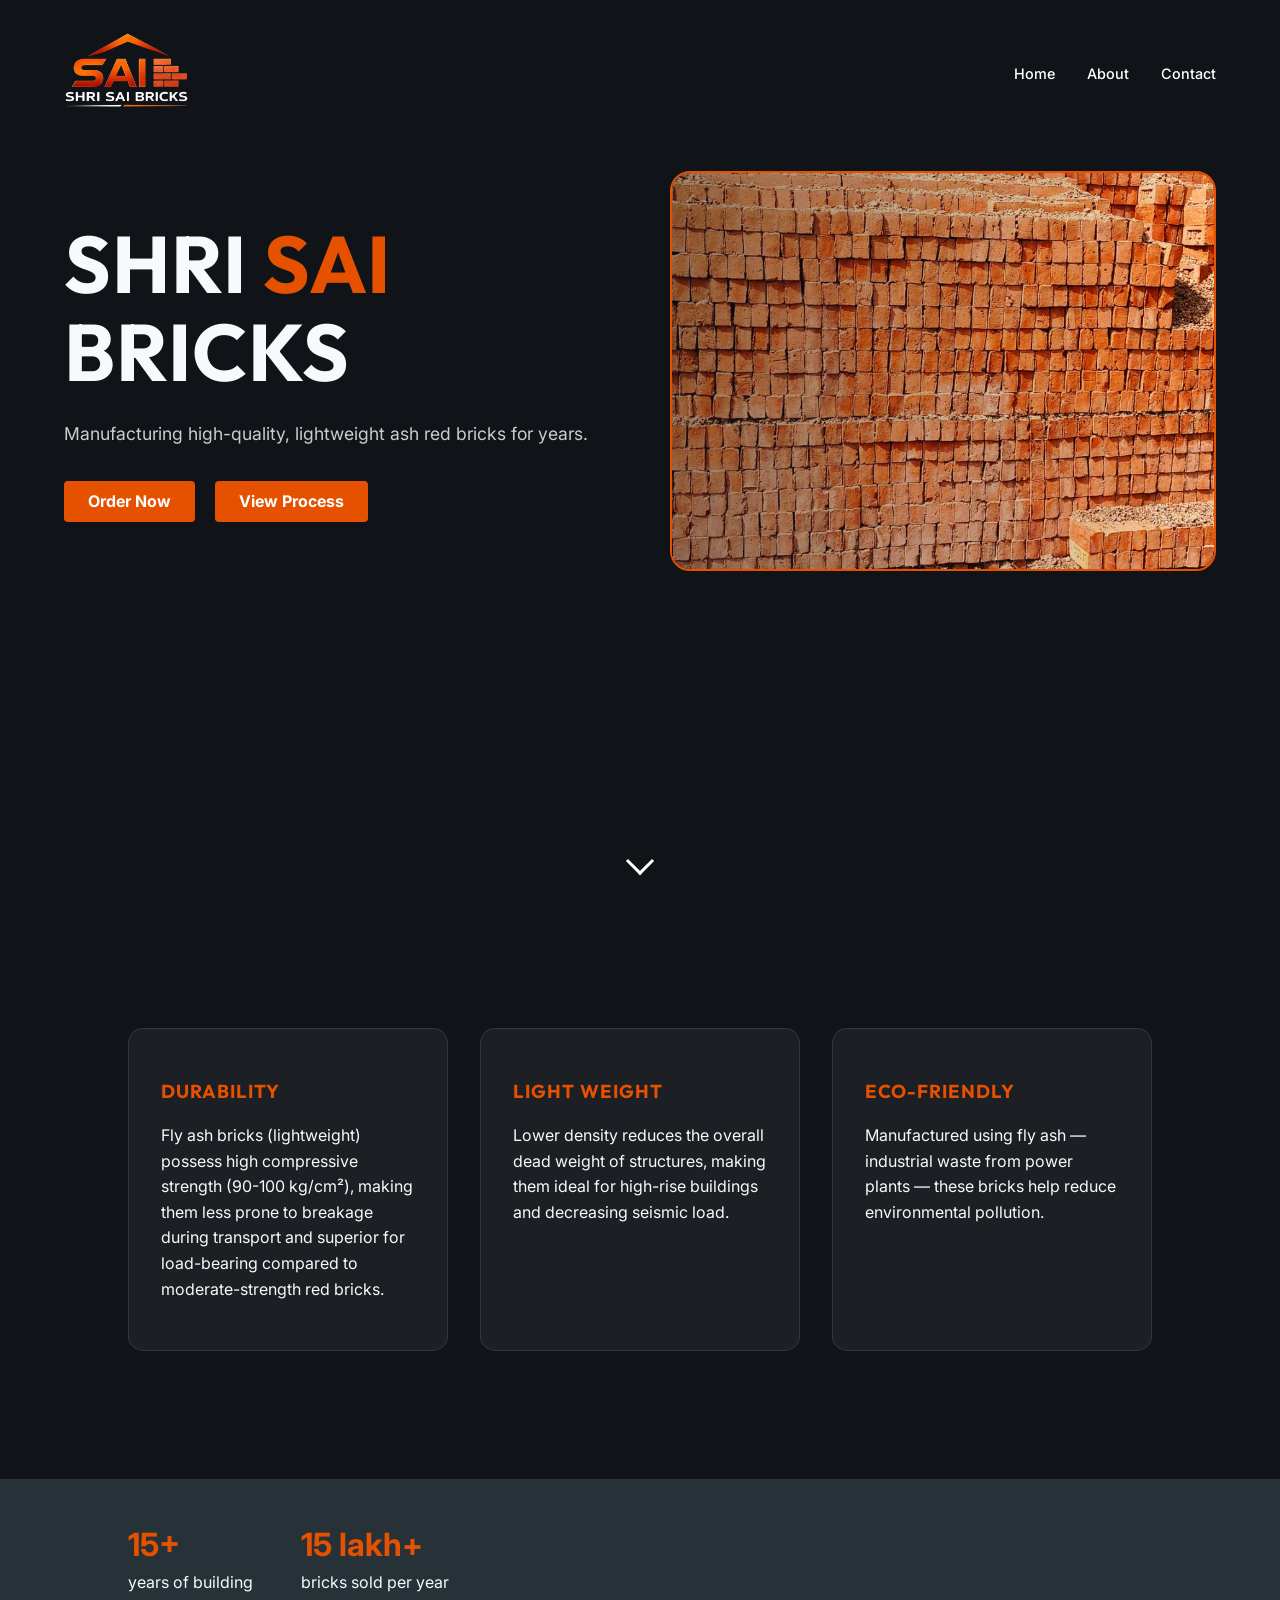
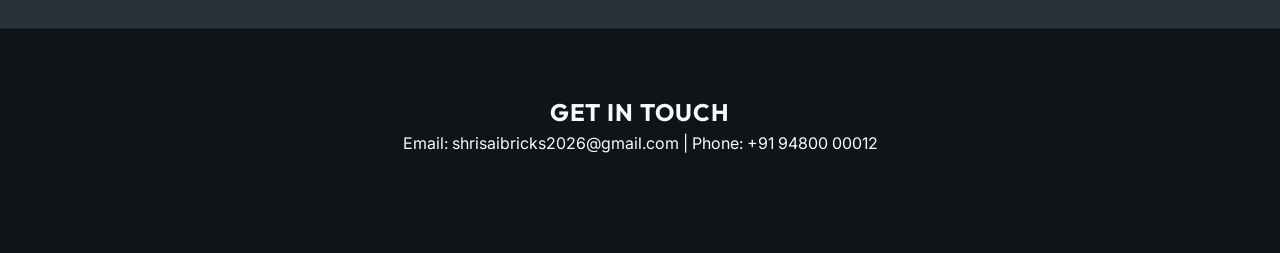
<file: index.html>
<!DOCTYPE html>
<html lang="en">
<head>
    <meta charset="UTF-8">
    <meta name="viewport" content="width=device-width, initial-scale=1.0">
    <title>Shri Sai Bricks</title>
    <link rel="preconnect" href="https://fonts.googleapis.com">
    <link rel="preconnect" href="https://fonts.gstatic.com" crossorigin>
    <link href="https://fonts.googleapis.com/css2?family=Inter:wght@300;400;700&family=Outfit:wght@500;800&display=swap" rel="stylesheet">
    <link rel="stylesheet" href="index.css">
</head>
<body>

    <nav>
        <div class="logo"><a href="index.html"><img src="./logo.png" class="logo-img"/></a></div>
        <input type="checkbox" id="menu-toggle">
        <label for="menu-toggle" class="menu-btn">
            <span></span>
            <span></span>
            <span></span>
        </label>
        <ul class="nav-links">
            <li><a href="index.html">Home</a></li>
            <li><a href="about.html">About</a></li>
            <li><a href="contact.html">Contact</a></li>
            
        </ul>
    </nav>

    <section class="hero" id="home">
        <div class="hero-container">
            <div class="hero-text">
                <h1>Shri <span>Sai</span><br>Bricks</h1>
                <p>Manufacturing high-quality, lightweight ash red bricks for years.</p>
                <div class="cta-buttons">
                    <a href="contact.html" class="cta-button">Order Now</a>
                    <a href="about.html" class="cta-button">View Process</a>
                </div>
            </div>

            <div class="carousel-container">
                <div class="carousel-track">
                    </div>
            </div>
        </div>

        <div class="scroll-arrow">
            <span></span>
        </div>
    </section>

    
    <section class="features">
        <div class="card">
            <h3>Durability</h3>
            <p>Fly ash bricks (lightweight) possess high compressive strength (90-100 kg/cm²), making them less prone to breakage during transport and superior for load-bearing compared to moderate-strength red bricks.</p>
        </div>
        <div class="card">
            <h3>Light Weight</h3>
            <p>Lower density reduces the overall dead weight of structures, making them ideal for high-rise buildings and decreasing seismic load.</p>
        </div>
        <div class="card">
            <h3>Eco-Friendly</h3>
            <p> Manufactured using fly ash — industrial waste from power plants — these bricks help reduce environmental pollution.</p>
        </div>
    </section>

    <section class="about" id="about">
        
            
            
            <div class="stats">
                <div class="stat-item">
                    <h4>15+</h4>
                    <p>years of building</p>
                </div>
                <div class="stat-item">
                    <h4>15 lakh+</h4>
                    <p>bricks sold per year</p>
                </div>
            </div>
        
    </section>

    <footer id="contact">
        <div class="contact-info">
            <h2>GET IN TOUCH</h2>
            <p>Email: shrisaibricks2026@gmail.com | Phone: +91 94800 00012</p>
        </div>
        
    </footer>
    <script src="script.js"></script>
</body>
</html>
</file>
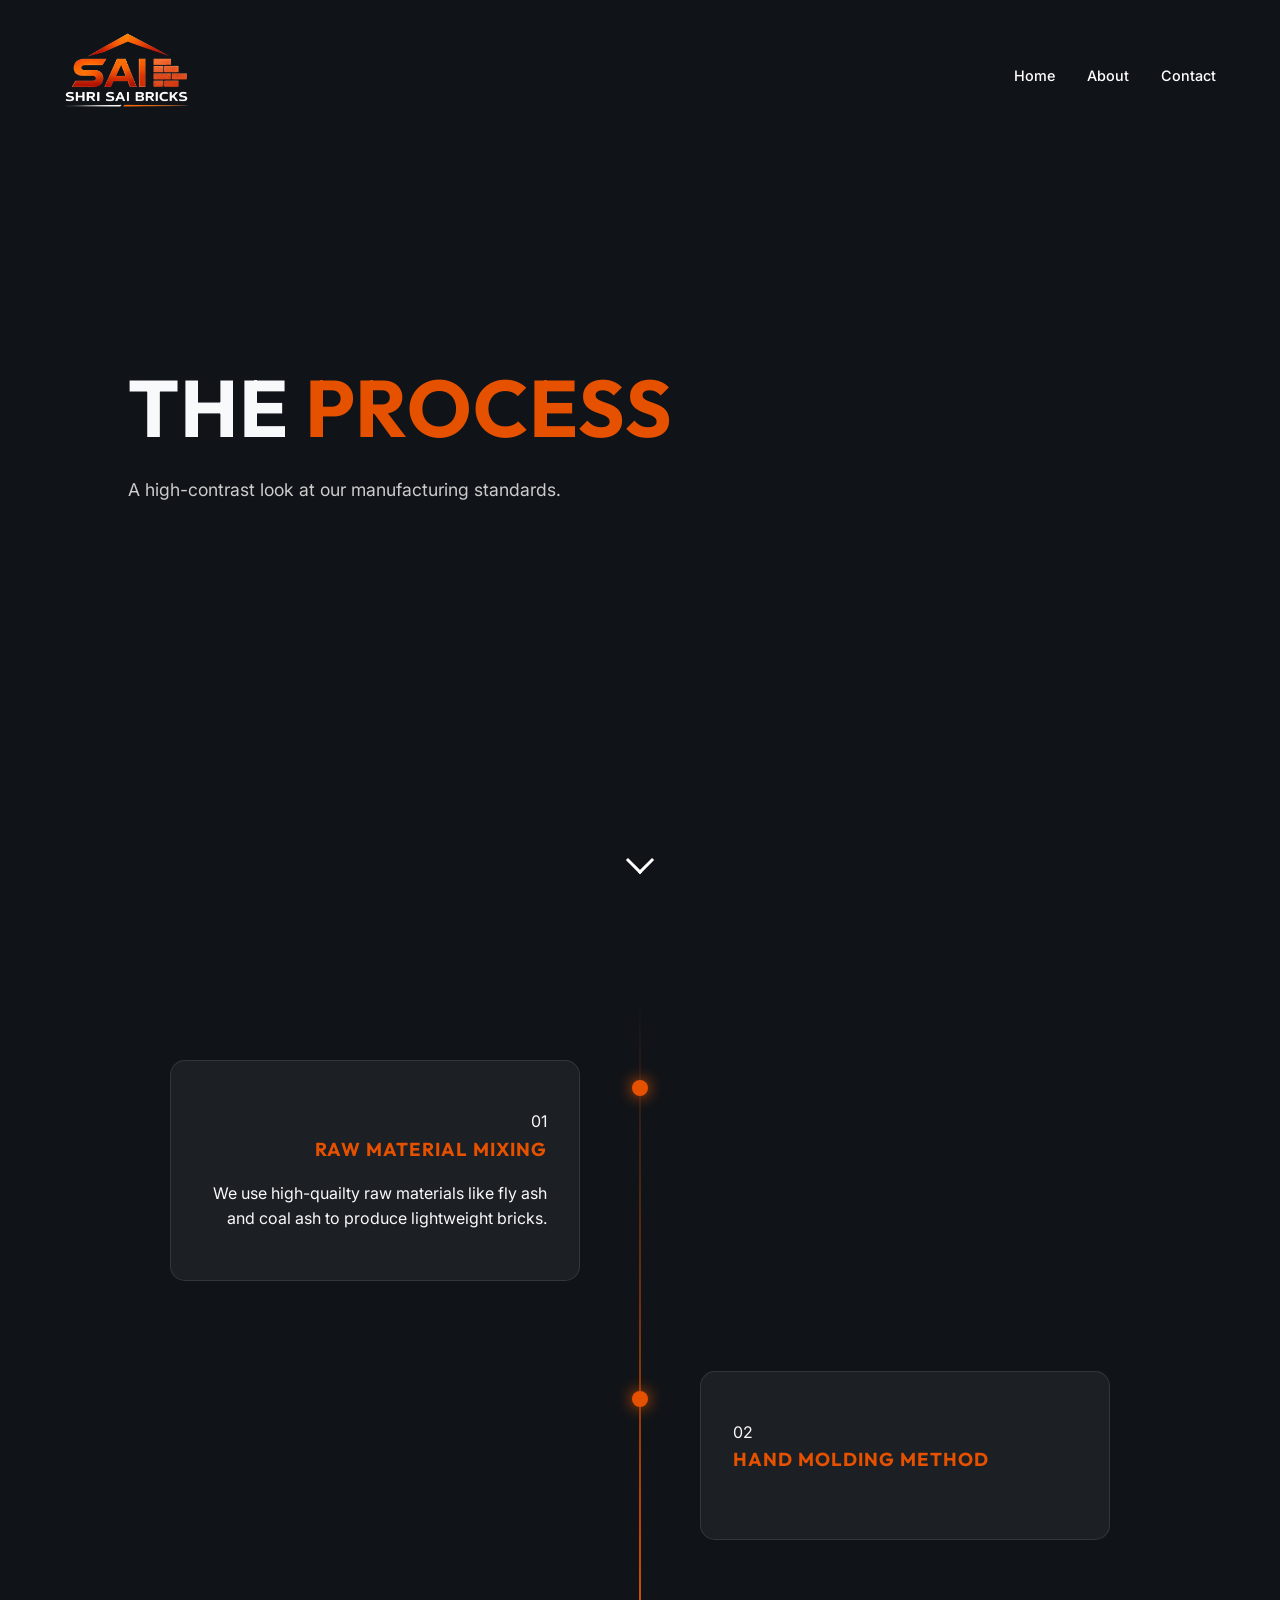
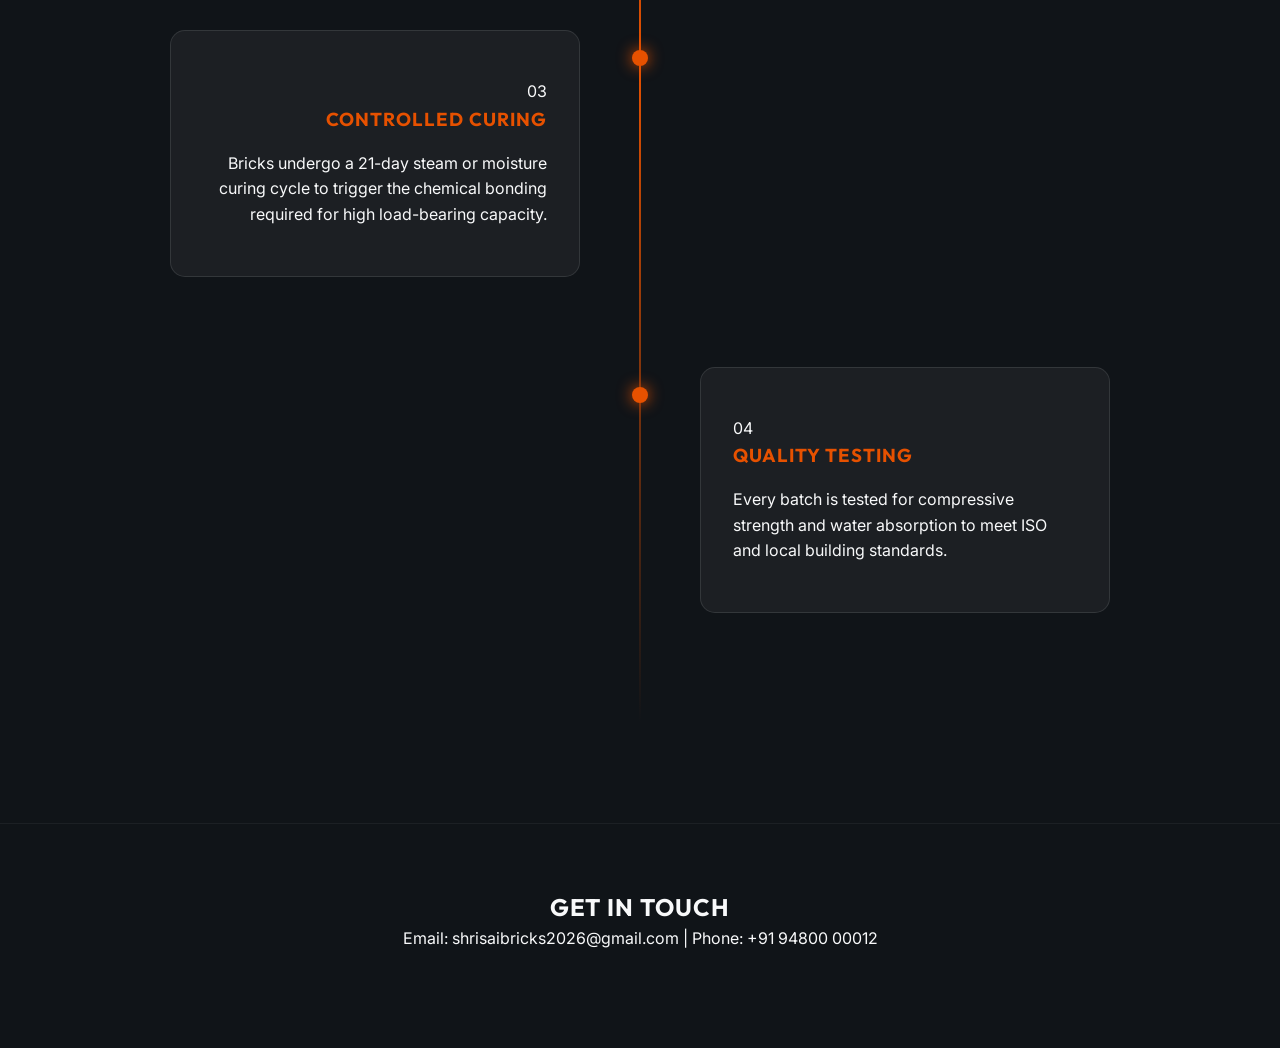
<file: about.html>
<!DOCTYPE html>
<html lang="en">
<head>
    <meta charset="UTF-8">
    <meta name="viewport" content="width=device-width, initial-scale=1.0">
    <title>The Process | Shri Sai Bricks</title>
    <link rel="preconnect" href="https://fonts.googleapis.com">
    <link rel="preconnect" href="https://fonts.gstatic.com" crossorigin>
    <link href="https://fonts.googleapis.com/css2?family=Inter:wght@300;400;700&family=Outfit:wght@500;800&display=swap" rel="stylesheet">
    <link rel="stylesheet" href="about.css">
    
</head>
<body>

    <nav>
        <div class="logo"><a href="index.html"><img src="./logo.png" class="logo-img"/></a></div>
        <input type="checkbox" id="nav-toggle" class="nav-toggle">
        <label for="nav-toggle" class="hamburger">
            <span></span>
            <span></span>
            <span></span>
        </label>
        <ul class="nav-links">
            <li><a href="index.html">Home</a></li>
            <li><a href="about.html">About</a></li>
            <li><a href="contact.html">Contact</a></li>
            
        </ul>
    </nav>

    <section class="hero">
        <h1>THE <span>PROCESS</span></h1>
        <p>A high-contrast look at our manufacturing standards.</p>
    </section>
    <div class="scroll-arrow">
        <span></span>
    </div>

    <div class="timeline-container" id="process">
        <div class="timeline-step">
            <div class="dot"></div>
            <div class="card">
                <div class="step-number">01</div>
                <h3>Raw Material Mixing</h3>
                <p>We use high-quailty raw materials like fly ash and coal ash to produce lightweight bricks.</p>
            </div>
        </div>

        <div class="timeline-step">
            <div class="dot"></div>
            <div class="card">
                <div class="step-number">02</div>
                <h3>Hand Molding Method</h3>
                <p></p>
            </div>
        </div>

        <div class="timeline-step">
            <div class="dot"></div>
            <div class="card">
                <div class="step-number">03</div>
                <h3>Controlled Curing</h3>
                <p>Bricks undergo a 21-day steam or moisture curing cycle to trigger the chemical bonding required for high load-bearing capacity.</p>
            </div>
        </div>

        <div class="timeline-step">
            <div class="dot"></div>
            <div class="card">
                <div class="step-number">04</div>
                <h3>Quality Testing</h3>
                <p>Every batch is tested for compressive strength and water absorption to meet ISO and local building standards.</p>
            </div>
        </div>
    </div>

    <footer id="contact">
        <div class="contact-info">
            <h2>GET IN TOUCH</h2>
            <p style="color: var(--text-dim);">Email: shrisaibricks2026@gmail.com | Phone: +91 94800 00012</p>
        </div>
        
    </footer>

</body>
</html>
</file>
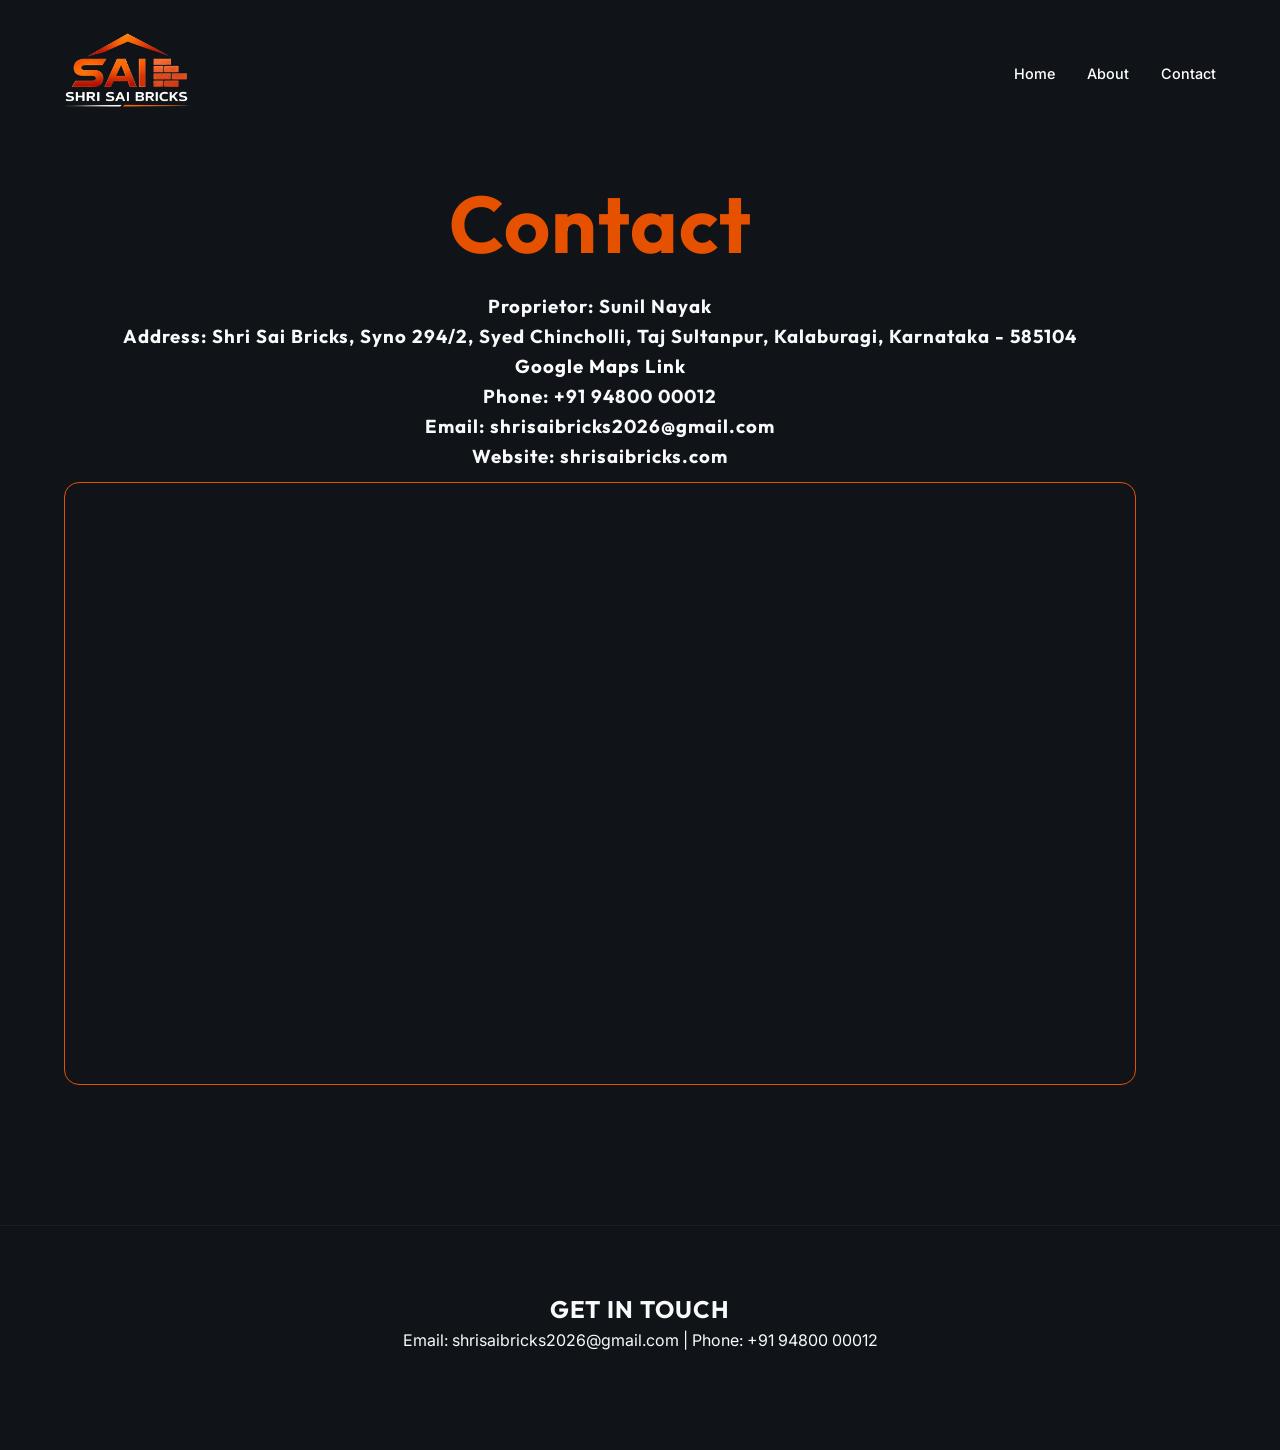
<file: contact.html>
<!DOCTYPE html>
<html lang="en">
<head>
    <meta charset="UTF-8">
    <meta name="viewport" content="width=device-width, initial-scale=1.0">
    <title>Shri Sai Bricks | Order Form</title>
    <link rel="preconnect" href="https://fonts.googleapis.com">
    <link rel="preconnect" href="https://fonts.gstatic.com" crossorigin>
    <link href="https://fonts.googleapis.com/css2?family=Inter:wght@300;400;700&family=Outfit:wght@500;800&display=swap" rel="stylesheet">
    <link rel="stylesheet" href="index.css">
    <style>
        .hero {
            width: 100%;           
            max-width: 1200px;   
            height: 100%;
                  
        }

        .hero iframe {
            width: 100%;          
            aspect-ratio: 16 / 9;  
            border-radius: 15px;    
            border: 1px solid var(--glass);
            margin-bottom: 140px;
        }

       
        :root {
            --primary: #e65100;
            --secondary: #263238;
            --accent: #ffb74d;
            --light: #f8f9fa;
            --dark: #101418;
            --glass: rgba(255, 255, 255, 0.05);
        }

        h1, h2, h3 {
            text-transform: none;
        }
        
        
       
        .hero {
            justify-self: center;
            display: flex;
            justify-content: center;
            align-items: center; 
            text-align: center;
            padding-top: 20vh;
            min-height: 90vh;
        }

        

        .contact-details {
            justify-content: center;
        }

        .maps-link {
            color: #ffffff;
            text-decoration-line: none;
            text-decoration: none;
            margin-top: 20px;
            font-weight: bold;
            
        }

        
        @media (max-width: 768px) {
            .hero iframe {
                aspect-ratio: 4 / 2.5; /* Makes the map taller/squarer on mobile for easier navigation */
            }
        }
    </style>
</head>
<body>

    <nav>
        <div class="logo"><a href="index.html"><img src="./logo.png" class="logo-img"/></a></div>
        <input type="checkbox" id="menu-toggle">
        <label for="menu-toggle" class="menu-btn">
            <span></span>
            <span></span>
            <span></span>
        </label>
        <ul class="nav-links">
            <li><a href="index.html">Home</a></li>
            <li><a href="about.html">About</a></li>
            <li><a href="contact.html">Contact</a></li>
            
        </ul>
    </nav>

    <section class="hero" id="home">
        <h1><span>Contact</span></h1>
        <h3>Proprietor: Sunil Nayak</h3>
        <h3>Address: Shri Sai Bricks, Syno 294/2, Syed Chincholli, Taj Sultanpur, Kalaburagi, Karnataka - 585104</h3>
        <h3><a href="https://maps.app.goo.gl/4fA1xPJPqYzgPSp4A" class="maps-link" target="_blank">Google Maps Link</a></h3>
        <h3>Phone: +91 94800 00012</h3>
        <h3>Email: shrisaibricks2026@gmail.com</h3>
        <h3>Website: shrisaibricks.com</h3>
        <iframe src="https://www.google.com/maps/embed?pb=!1m18!1m12!1m3!1d18066.699401158334!2d76.81149594368279!3d17.378607044282507!2m3!1f0!2f0!3f0!3m2!1i1024!2i768!4f13.1!3m3!1m2!1s0x3bc8b92ab9d7f161%3A0xbaec0bef7e33e070!2sSHRI%20SAI%20BRICKS!5e1!3m2!1sen!2sin!4v1775208047132!5m2!1sen!2sin" style="margin-top:10px;border: 5;border-color: #e65100;" allowfullscreen="" loading="lazy" referrerpolicy="no-referrer-when-downgrade"></iframe>
        
    </section>

    <footer id="contact">
        <div class="contact-info">
            <h2>GET IN TOUCH</h2>
            <p>Email: shrisaibricks2026@gmail.com | Phone: +91 94800 00012</p>
            
        </div>
        
    </footer>

</body>
</html>
</file>
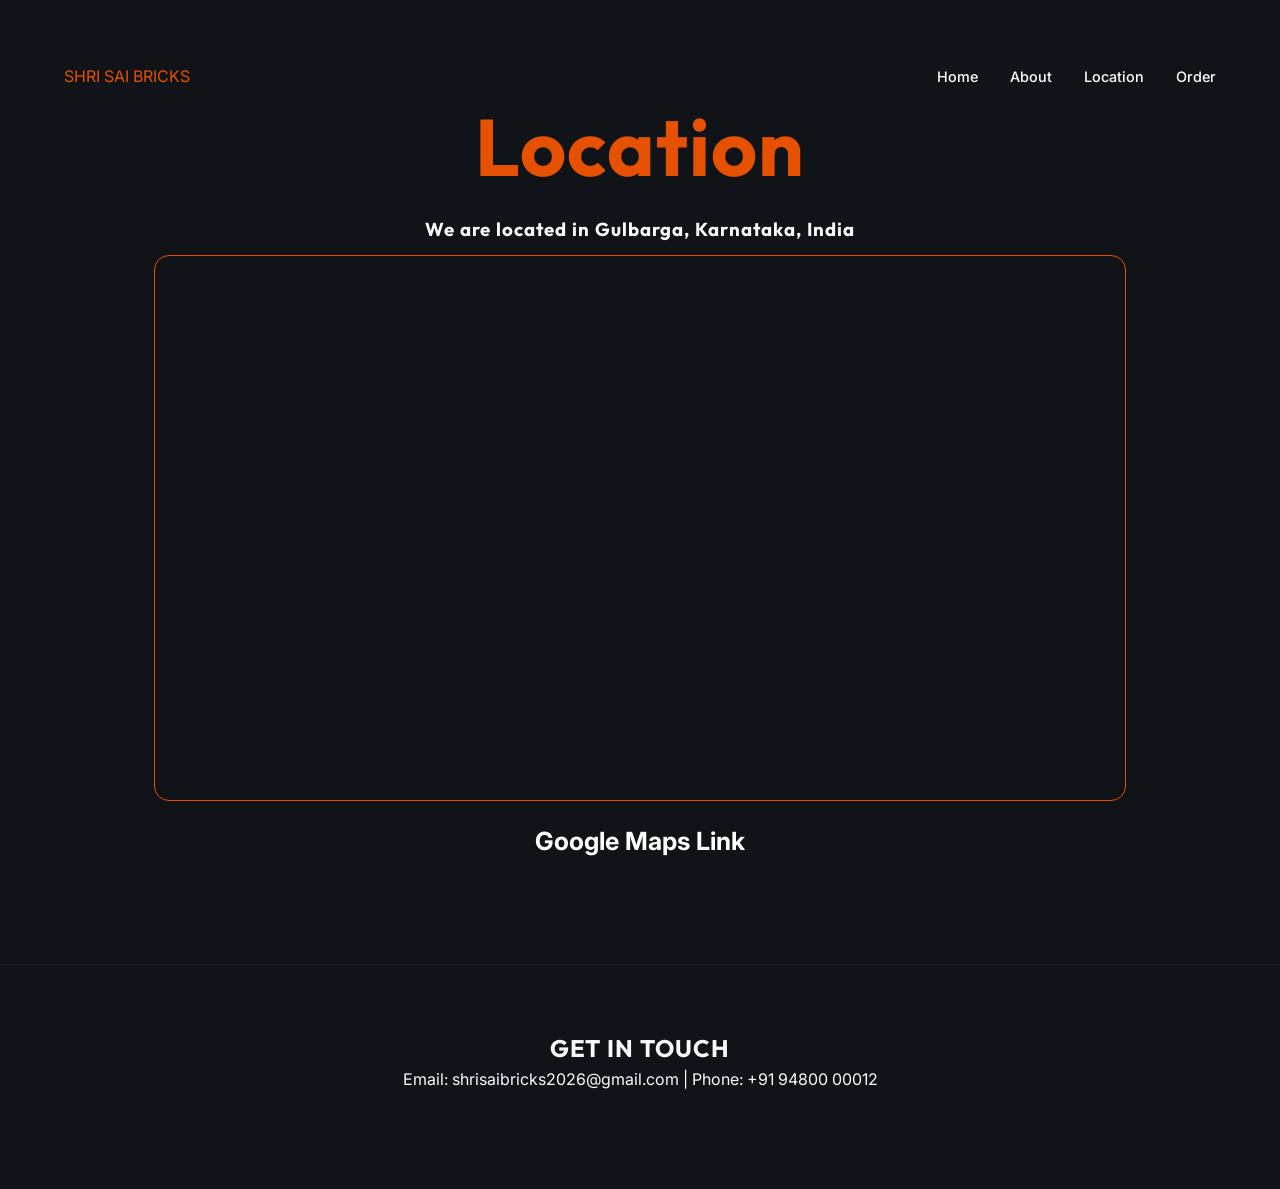
<file: location.html>
<!DOCTYPE html>
<html lang="en">
<head>
    <meta charset="UTF-8">
    <meta name="viewport" content="width=device-width, initial-scale=1.0">
    <title>Shri Sai Bricks | Order Form</title>
    <link rel="preconnect" href="https://fonts.googleapis.com">
    <link rel="preconnect" href="https://fonts.gstatic.com" crossorigin>
    <link href="https://fonts.googleapis.com/css2?family=Inter:wght@300;400;700&family=Outfit:wght@500;800&display=swap" rel="stylesheet">
    <link rel="stylesheet" href="index.css">
    <style>
        .hero {
            width: 100%;            /* Takes full width of the parent container */
            max-width: 1100px;      /* Matches your timeline/content width */
            margin: 2rem auto;      /* Centers it */
            padding: 0 5%;          /* Adds breathing room on mobile */
        }

        .hero iframe {
            width: 100%;            /* Spans the full width of the container */
            aspect-ratio: 16 / 9;   /* Maintains a cinematic shape on all screens */
            border-radius: 15px;    /* Matches your card style */
            border: 1px solid var(--glass);
        }

        
        :root {
            --primary: #e65100;
            --secondary: #263238;
            --accent: #ffb74d;
            --light: #f8f9fa;
            --dark: #101418;
            --glass: rgba(255, 255, 255, 0.05);
        }

        h1, h2, h3 {
            text-transform: none;
        }
        
        img {
            margin-top: 10px;
        }
        /* Updated Hero for Form alignment */
        .hero {
            min-height: 100vh;
            display: flex;
            justify-content: center;
            align-items: center; /* Centered the form */
            padding: 100px 5%; /* Top padding for the fixed nav */
            background: linear-gradient(to bottom, rgba(16, 20, 24, 0.8), rgba(16, 20, 24, 0.95)),
                        url('https://images.unsplash.com/photo-1589939705384-5185138a04b9?auto=format&fit=crop&q=80&w=2070');
            background-size: cover;
            background-position: center;
        }

        .form-container {
            background: var(--glass);
            backdrop-filter: blur(10px);
            padding: 3rem;
            border-radius: 20px;
            border: 1px solid rgba(255, 255, 255, 0.1);
            max-width: 800px;
            width: 100%;
        }

        .form-container h1 {
            font-size: 2.5rem;
            margin-bottom: 0.5rem;
        }

        .brick-order-form {
            margin-top: 2rem;
            display: flex;
            flex-direction: column;
            gap: 1.5rem;
        }

        .form-row {
            display: grid;
            grid-template-columns: 1fr 1fr;
            gap: 1.5rem;
        }

        .form-group {
            display: flex;
            flex-direction: column;
            gap: 0.5rem;
        }

        label {
            font-size: 0.8rem;
            font-weight: 700;
            color: var(--accent);
            text-transform: uppercase;
        }

        input, select, textarea {
            background: rgba(255, 255, 255, 0.08);
            border: 1px solid rgba(255, 255, 255, 0.2);
            padding: 0.8rem;
            color: white;
            border-radius: 4px;
            font-family: 'Inter', sans-serif;
            transition: 0.3s;
        }

        input:focus, select:focus, textarea:focus {
            outline: none;
            border-color: var(--primary);
            background: rgba(255, 255, 255, 0.12);
        }

        /* Custom styling for Select dropdown arrow in dark mode */
        select option {
            background-color: var(--dark);
            color: white;
        }

        .contact-details {
            justify-content: center;
        }

        .maps-link {
            color: #ffffff;
            text-decoration-line: none;
            text-decoration: none;
            margin-top: 20px;
            font-weight: bold;
            font-size: 25px;
        }

        /* Responsive fix for form rows */
        @media (max-width: 600px) {
            .form-row {
                grid-template-columns: 1fr;
            }
            
            .form-container {
                padding: 1.5rem;
            }
        }
        @media (max-width: 768px) {
            .hero iframe {
                aspect-ratio: 4 / 3; /* Makes the map taller/squarer on mobile for easier navigation */
            }
        }
    </style>
</head>
<body>

    <nav>
        <div class="logo"><a href="index.html" style="color: var(--primary); text-decoration: none;">SHRI SAI BRICKS</a></div>
        <input type="checkbox" id="menu-toggle">
        <label for="menu-toggle" class="menu-btn">
            <span></span>
            <span></span>
            <span></span>
        </label>
        <ul class="nav-links">
            <li><a href="index.html">Home</a></li>
            <li><a href="about.html">About</a></li>
            <li><a href="location.html">Location</a></li>
            <li><a href="order.html">Order</a></li>
        </ul>
    </nav>

    <section class="hero" id="home">
        <h1><span>Location</span></h1>
        <h3>We are located in Gulbarga, Karnataka, India</h3>
        <iframe src="https://www.google.com/maps/embed?pb=!1m18!1m12!1m3!1d18066.699401158334!2d76.81149594368279!3d17.378607044282507!2m3!1f0!2f0!3f0!3m2!1i1024!2i768!4f13.1!3m3!1m2!1s0x3bc8b92ab9d7f161%3A0xbaec0bef7e33e070!2sSHRI%20SAI%20BRICKS!5e1!3m2!1sen!2sin!4v1775208047132!5m2!1sen!2sin" style="margin-top:10px;border: 5;border-color: #e65100;" allowfullscreen="" loading="lazy" referrerpolicy="no-referrer-when-downgrade"></iframe>
        <a href="https://maps.app.goo.gl/4fA1xPJPqYzgPSp4A" class="maps-link" target="_blank">Google Maps Link</a>
    </section>

    <footer id="contact">
        <div class="contact-info">
            <h2>GET IN TOUCH</h2>
            <p>Email: shrisaibricks2026@gmail.com | Phone: +91 94800 00012</p>
            
        </div>
        
    </footer>

</body>
</html>
</file>
<file: index.css>
:root {
    --primary: #e65100; /* Deep Terracotta */
    --secondary: #263238; /* Charcoal Slate */
    --accent: #ffb74d;
    --light: #f8f9fa;
    --dark: #101418;
    --glass: rgba(255, 255, 255, 0.05);
}

* {
    margin: 0;
    padding: 0;
    box-sizing: border-box;
}

body {
    font-family: 'Inter', sans-serif;
    background-color: var(--dark);
    color: var(--light);
    line-height: 1.6;
    overflow-x: hidden;
}

h1, h2, h3 {
    font-family: 'Outfit', sans-serif;
    text-transform: uppercase;
    letter-spacing: 1px;
}

/* --- Navigation --- */
nav {
    display: flex;
    justify-content: space-between;
    align-items: center;
    padding: 2rem 5%;
    position: absolute;
    width: 100%;
    z-index: 10;
}



.logo-img {
    height: auto;
    width: 125px;
}

.nav-links {
    display: flex;
    gap: 2rem;
    list-style: none;
}

.nav-links a {
    color: white;
    text-decoration: none;
    font-weight: 500;
    font-size: 0.9rem;
    transition: color 0.3s;
}

.nav-links a:hover {
    color: var(--primary);
}

/* --- Hero Section --- */
.hero {
    height: 100vh;
    display: flex;
    flex-direction: column;
    justify-content: center;
    align-items: flex-start;
    padding: 0 10%;
    background: linear-gradient(to right, rgba(16, 20, 24, 0.9), rgba(16, 20, 24, 0.4)),
                url('https://images.unsplash.com/photo-1589939705384-5185138a04b9?auto=format&fit=crop&q=80&w=2070'); /* Fallback pattern */
    background-size: cover;
    background-position: center;
}

.hero h1 {
    font-size: clamp(3rem, 8vw, 5rem);
    line-height: 1.1;
    margin-bottom: 1.5rem;
}

.hero h1 span {
    color: var(--primary);
}

.hero p {
    max-width: 600px;
    font-size: 1.1rem;
    margin-bottom: 2rem;
    color: #ccc;
}

.cta-button {
    padding: 0.5rem 1.5rem;
    background: var(--primary);
    color: white;
    text-decoration: none;
    font-weight: bold;
    border-radius: 4px;
    transition: transform 0.3s, background 0.3s;
}

.cta-button:hover {
    background: #ff6d00;
    transform: translateY(-3px);
}

.cta-buttons {
    display: flex;
    flex-direction: row;
    gap: 20px;
}

.scroll-arrow {
    display: flex;
    justify-content: center;
    align-items: center;
    z-index: 5;
    position: relative; 
    width: 100%;
    height: 50px;
    margin: 1rem 0;
}

.scroll-arrow span {
  width: 20px;
  height: 20px;
  border-right: 3px solid #fff;
  border-bottom: 3px solid #fff;
  transform: rotate(45deg);
  animation: bounce 2s infinite;
}

@keyframes bounce {
  0%, 20%, 50%, 80%, 100% { transform: translateY(0) rotate(45deg); }
  40% { transform: translateY(-10px) rotate(45deg); }
  60% { transform: translateY(-5px) rotate(45deg); }
}
/* --- Features Section --- */
.features {
    padding: 8rem 10%;
    display: grid;
    grid-template-columns: repeat(auto-fit, minmax(250px, 1fr));
    gap: 2rem;
    background: var(--dark);
}

.card {
    background: var(--glass);
    padding: 3rem 2rem;
    border-radius: 15px;
    border: 1px solid rgba(255, 255, 255, 0.1);
    transition: 0.4s ease;
}

.card:hover {
    border-color: var(--primary);
    background: rgba(255, 255, 255, 0.08);
    transform: translateY(-10px);
}

.card h3 {
    margin-bottom: 1rem;
    color: var(--primary);
}

/* --- About Section --- */
.about {
    padding: 2rem 10%;
    padding-top: 0.5rem;
    background: var(--secondary);
    display: flex;
    align-items: center;
    gap: 0rem;
    flex-wrap: wrap;
}

.about-text {
    flex: 1;
    min-width: 300px;
}

.about-text h2 {
    font-size: 2.5rem;
    margin-bottom: 1.5rem;
}

.stats {
    display: flex;
    gap: 3rem;
    margin-top: 2rem;
}

.stat-item h4 {
    font-size: 2rem;
    color: var(--primary);
}

/* --- Contact Footer --- */
footer {
    padding: 4rem 10%;
    text-align: center;
    border-top: 1px solid var(--glass);
    
}

.contact-info {
    margin-bottom: 2rem;
}



/* --- Navigation Updates --- */
.menu-btn {
    display: none; /* Hidden on desktop */
    flex-direction: column;
    gap: 5px;
    cursor: pointer;
    z-index: 20;
}

.menu-btn span {
    width: 25px;
    height: 3px;
    background: var(--light);
    transition: 0.3s;
}

#menu-toggle {
    display: none; /* Hide the checkbox */
}

/* --- Hero & Section Refinements --- */
.hero {
    padding: 0 5%; /* More breathing room on mobile */
}

.cta-buttons {
    flex-wrap: wrap; /* Stack buttons if they get too tight */
}

/* --- Hero Layout Adjustment --- */
.hero-container {
    display: flex;
    align-items: center;
    justify-content: space-between;
    width: 100%;
    gap: 4rem;
    position: relative;
    padding-bottom: 80px;
    height: 100%;
}


.hero-text {
    flex: 1;
}



.hero-content {
    flex: 1;
}


.carousel-container {
    flex: 1;
    width: 2000px;
    max-width: 2000px;
    height: 400px; 
    overflow: hidden;
    border-radius: 20px;
    border: 2px solid var(--primary);
    position: relative;
    display: flex; 
}

.carousel-track {
    display: flex;
    width: 100%; 
    height: 400px; 
    transition: transform 0.8s ease-in-out;
    align-items: stretch; 
}

.carousel-track img {
    flex: 0 0 100%; 
    width: 100%;
    height: 100% !important;
    min-height: 100%;
    object-fit: cover !important; 
    display: block;
}


.carousel-container::after {
    content: '';
    position: absolute;
    top: 0;
    left: 0;
    width: 100%;
    height: 100%;
    background: linear-gradient(to right, rgba(16, 20, 24, 0.4), transparent);
    pointer-events: none;
}

/* --- Responsive Fixes --- */
@media (max-width: 992px) {
    .hero-container {
        flex-direction: column;
        text-align: center;
        margin-top: 80px;
        gap: 0.5rem;
    }
    
    .carousel-container {
        width: 100%;
        max-width: 320px;
        height: 300px; 
    }
    
    .carousel-track {
        height: 100%; 
    }
    .hero-content {
        display: flex;
        flex-direction: column;
        align-items: center;
    }
}

/* --- Mobile Specific Styles --- */
@media (max-width: 768px) {
    /* Hamburger Menu Logic */
    .menu-btn {
        display: flex;
    }

    .nav-links {
        display: flex;
        flex-direction: column;
        justify-content: center;
        align-items: center;
        position: fixed;
        top: 0;
        right: -100%; /* Off-screen */
        width: 100%;
        height: 100vh;
        background: var(--dark);
        transition: 0.4s ease-in-out;
        z-index: 15;
    }

    /* Shows menu when checkbox is checked */
    #menu-toggle:checked ~ .nav-links {
        right: 0;
    }

    /* Hamburger to 'X' animation */
    #menu-toggle:checked ~ .menu-btn span:nth-child(1) {
        transform: translateY(8px) rotate(45deg);
    }
    #menu-toggle:checked ~ .menu-btn span:nth-child(2) {
        opacity: 0;
    }
    #menu-toggle:checked ~ .menu-btn span:nth-child(3) {
        transform: translateY(-8px) rotate(-45deg);
    }

    /* Layout Adjustments */
    .hero {
        text-align: center;
        align-items: center;
        height: auto;
        min-height: 100vh;
        padding-top: 60px;
        padding-bottom: 100px;
        display: flex;
        flex-direction: column;
        justify-content: flex-start;
        overflow-y: auto;
    }

    .hero-container {
        gap: 1rem; 
        flex-direction: column;
        justify-content: flex-start;
        padding-top: 0vh;
    }

    .scroll-arrow {
        bottom: 20px;
        position: absolute;
    }

    .carousel-container, 
    .carousel-track {
        height: 250px; 
    }
   

    .hero h1 {
        font-size: 2.5rem;
    }

    .cta-buttons {
        justify-content: center;
    }

    .stats {
        flex-direction: column; 
        gap: 1.5rem;
        align-items: center;
        text-align: center;
    }

    .about {
        text-align: center;
        padding-top: 4rem;
        padding-bottom: 4rem;
    }

    .features {
        padding: 4rem 5%;
    }
}
</file>
<file: about.css>
:root {
    --primary: #e65100; /* Deep Terracotta */
    --secondary: #263238; /* Charcoal Slate */
    --accent: #ffb74d;
    --light: #f8f9fa;
    --dark: #101418;
    --glass: rgba(255, 255, 255, 0.05);
}

* {
    margin: 0;
    padding: 0;
    box-sizing: border-box;
}

body {
    font-family: 'Inter', sans-serif;
    background-color: var(--dark);
    color: var(--light);
    line-height: 1.6;
    overflow-x: hidden;
}

h1, h2, h3 {
    font-family: 'Outfit', sans-serif;
    text-transform: uppercase;
    letter-spacing: 1px;
}

/* --- Navigation --- */
nav {
    display: flex;
    justify-content: space-between;
    align-items: center;
    padding: 2rem 5%;
    position: absolute;
    width: 100%;
    z-index: 10;
}

.logo {
    font-size: 1.5rem;
    font-weight: 800;
    color: var(--primary);
}

.logo a {
    text-decoration-style: none;
    text-decoration-line: none;
}

.nav-links {
    display: flex;
    gap: 2rem;
    list-style: none;
}

.nav-links a {
    color: white;
    text-decoration: none;
    font-weight: 500;
    font-size: 0.9rem;
    transition: color 0.3s;
}

.nav-links a:hover {
    color: var(--primary);
}

/* --- Hero Section --- */
.hero {
    height: 100vh;
    display: flex;
    flex-direction: column;
    justify-content: center;
    align-items: flex-start;
    padding: 0 10%;
    background: linear-gradient(to right, rgba(16, 20, 24, 0.9), rgba(16, 20, 24, 0.4)),
                url('https://images.unsplash.com/photo-1589939705384-5185138a04b9?auto=format&fit=crop&q=80&w=2070'); /* Fallback pattern */
    background-size: cover;
    background-position: center;
}

.hero h1 {
    font-size: clamp(3rem, 8vw, 5rem);
    line-height: 1.1;
    margin-bottom: 1.5rem;
}

.hero h1 span {
    color: var(--primary);
}

.hero p {
    max-width: 600px;
    font-size: 1.1rem;
    margin-bottom: 2rem;
    color: #ccc;
}

.cta-button {
    padding: 1rem 2.5rem;
    background: var(--primary);
    color: white;
    text-decoration: none;
    font-weight: bold;
    border-radius: 4px;
    transition: transform 0.3s, background 0.3s;
}

.cta-button:hover {
    background: #ff6d00;
    transform: translateY(-3px);
}

/* --- Features Section --- */
.features {
    padding: 8rem 10%;
    display: grid;
    grid-template-columns: repeat(auto-fit, minmax(250px, 1fr));
    gap: 2rem;
    background: var(--dark);
}

.card {
    background: var(--glass);
    padding: 3rem 2rem;
    border-radius: 15px;
    border: 1px solid rgba(255, 255, 255, 0.1);
    transition: 0.4s ease;
}

.card:hover {
    border-color: var(--primary);
    background: rgba(255, 255, 255, 0.08);
    transform: translateY(-10px);
}

.card h3 {
    margin-bottom: 1rem;
    color: var(--primary);
}

/* --- About Section --- */
.about {
    padding: 2rem 10%;
    padding-top: 0.5rem;
    background: var(--secondary);
    display: flex;
    align-items: center;
    gap: 0rem;
    flex-wrap: wrap;
}

.about-text {
    flex: 1;
    min-width: 300px;
}

.about-text h2 {
    font-size: 2.5rem;
    margin-bottom: 1.5rem;
}

.stats {
    display: flex;
    gap: 3rem;
    margin-top: 2rem;
}

.stat-item h4 {
    font-size: 2rem;
    color: var(--primary);
}

/* --- Contact Footer --- */
footer {
    padding: 4rem 10%;
    text-align: center;
    border-top: 1px solid var(--glass);
}

.logo-img {
    height: auto;
    width: 125px;
}


.contact-info {
    margin-bottom: 2rem;
}

.scroll-arrow {
  display: flex;               /* Activates flexbox */
  justify-content: center;    /* Centers horizontally */
  align-items: center;        /* Centers vertically */
  
  /* Positioning it at the bottom of the screen */
  position: absolute;
  bottom: 30px;
  left: 0;
  right: 0;
  width: 100%;
}

.scroll-arrow span {
  width: 20px;
  height: 20px;
  border-right: 3px solid #fff;
  border-bottom: 3px solid #fff;
  transform: rotate(45deg);
  animation: bounce 2s infinite;
}

@keyframes bounce {
  0%, 20%, 50%, 80%, 100% { transform: translateY(0) rotate(45deg); }
  40% { transform: translateY(-10px) rotate(45deg); }
  60% { transform: translateY(-5px) rotate(45deg); }
}





.logo a {
    text-decoration-line: none;
}



/* Timeline Section */
.timeline-container {
    position: relative;
    max-width: 1100px;
    margin: 100px auto;
    padding: 40px 20px;
}

/* Center Line */
.timeline-container::after {
    content: '';
    position: absolute;
    width: 2px;
    background: linear-gradient(to bottom, transparent, var(--primary), transparent);
    top: 0;
    bottom: 0;
    left: 50%;
    margin-left: -1px;
}

.timeline-step {
    position: relative;
    width: 50%;
    padding: 20px 60px;
    margin-bottom: 50px;
    z-index: 2;
}

/* Alternating Logic */
.timeline-step:nth-child(odd) { left: 0; text-align: right; }
.timeline-step:nth-child(even) { left: 50%; text-align: left; }

/* The Dots */
.dot {
    position: absolute;
    width: 16px;
    height: 16px;
    background-color: var(--primary);
    box-shadow: 0 0 15px var(--primary);
    border-radius: 50%;
    top: 40px;
    z-index: 3;
}

.timeline-step:nth-child(odd) .dot { right: -8px; }
.timeline-step:nth-child(even) .dot { left: -8px; }

/* --- Hamburger Menu Core Styles --- */
.nav-toggle {
    display: none; /* Hide the actual checkbox */
}

.hamburger {
    display: none; /* Hidden on desktop */
    cursor: pointer;
    padding: 10px;
    z-index: 20;
}

.hamburger span {
    display: block;
    width: 25px;
    height: 3px;
    background: var(--light);
    margin: 5px 0;
    transition: 0.3s ease;
}

@media (max-width: 768px) {
    /* --- 1. The Timeline Line --- */
    .timeline-container::after {
        left: 31px; 
        margin-left: 0;
    }

    /* --- 2. The Step Container --- */
    .timeline-step {
        width: 100%;
        padding: 20px 20px 20px 70px; 
        text-align: left !important;
        left: 0 !important;
        margin-bottom: 30px;
    }

    /* --- 3. The Dots (The Fix) --- */
    .dot {
        
        left: 4px !important; 
        right: auto !important;
        top: 30px; 
    }

    /* --- 4. Navigation & Hamburger (Carried over) --- */
    .hamburger { display: block; }
    .nav-links {
        position: fixed;
        top: 0;
        right: -100%;
        width: 100%;
        height: 100vh;
        background: var(--dark);
        flex-direction: column;
        justify-content: center;
        align-items: center;
        gap: 2.5rem;
        transition: 0.4s ease;
        z-index: 15;
    }
    .nav-toggle:checked ~ .nav-links { right: 0; }
    
    /* Stats & Hero */
    .hero { text-align: center; align-items: center; padding: 0 5%; }
    .hero h1 { font-size: 2.5rem; }
    .stats { flex-direction: column; align-items: center; gap: 2rem; }
    .about { text-align: center; }
}
</file>
